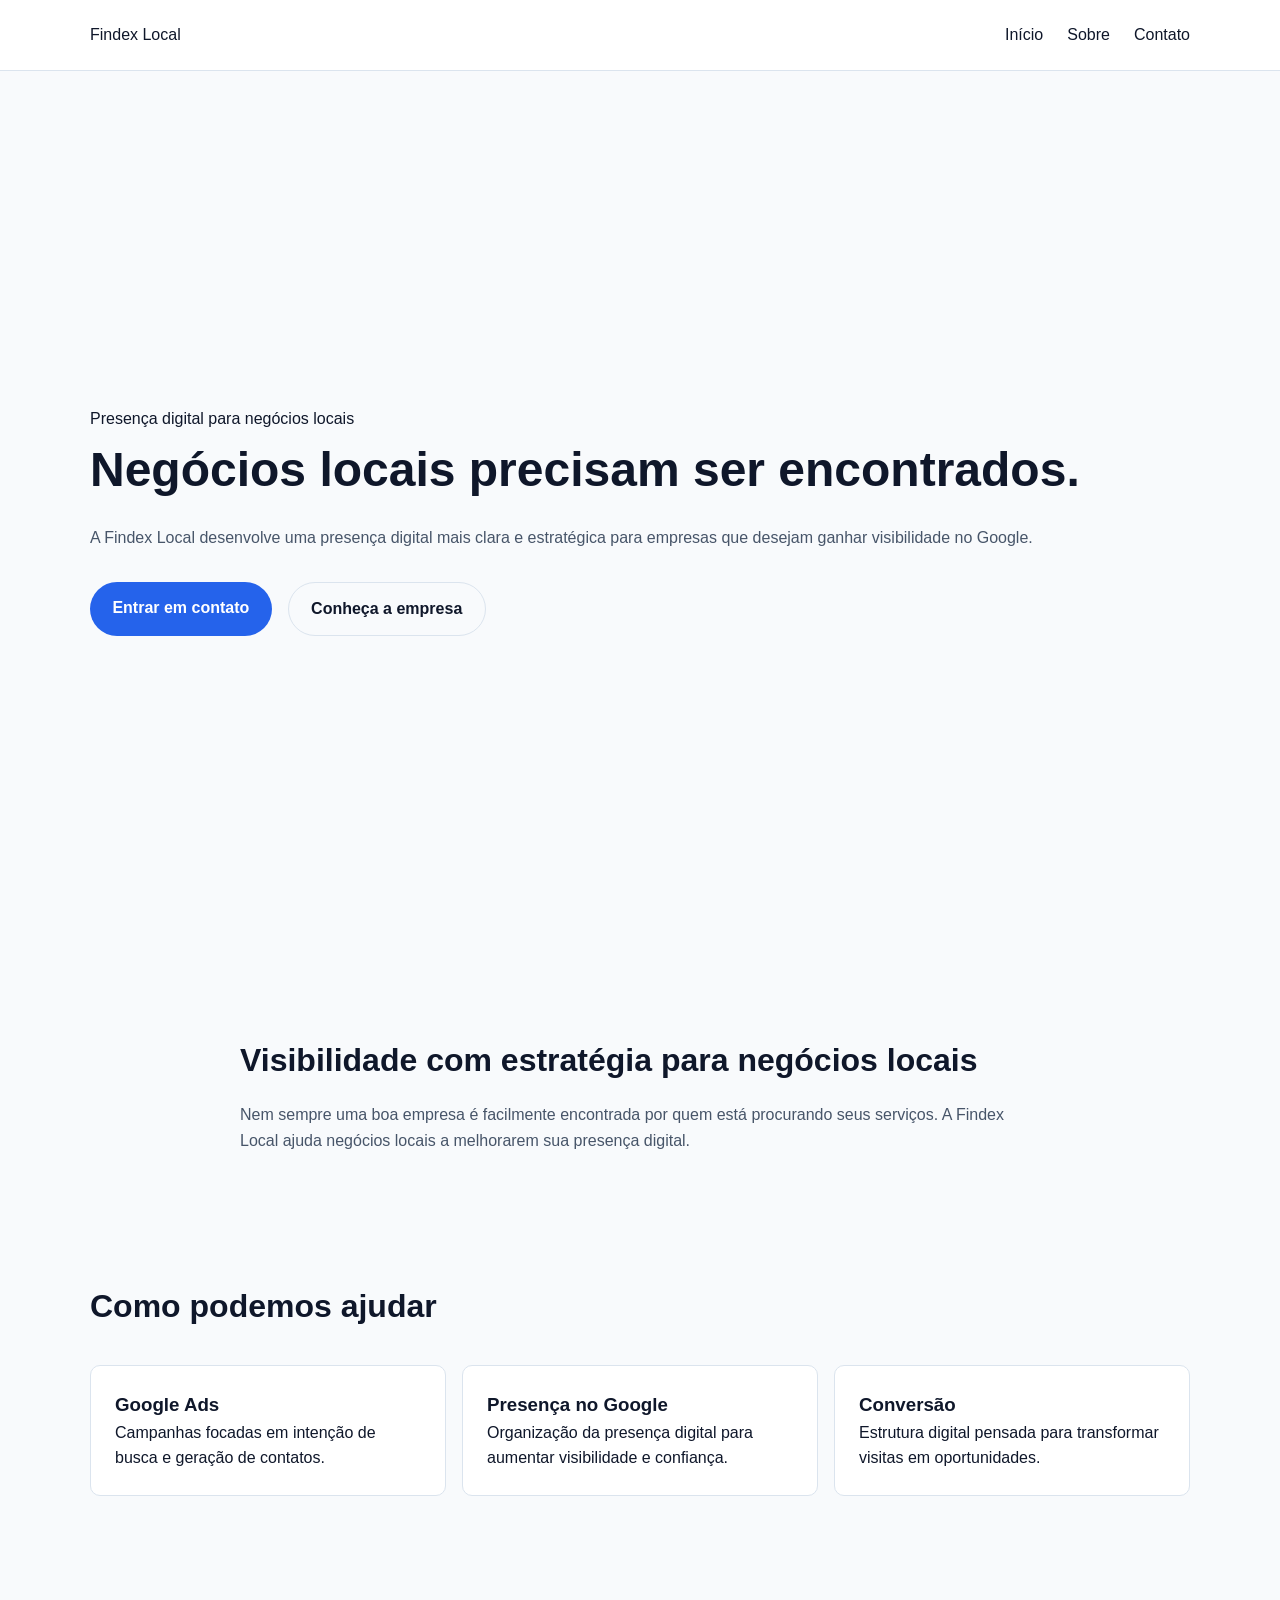
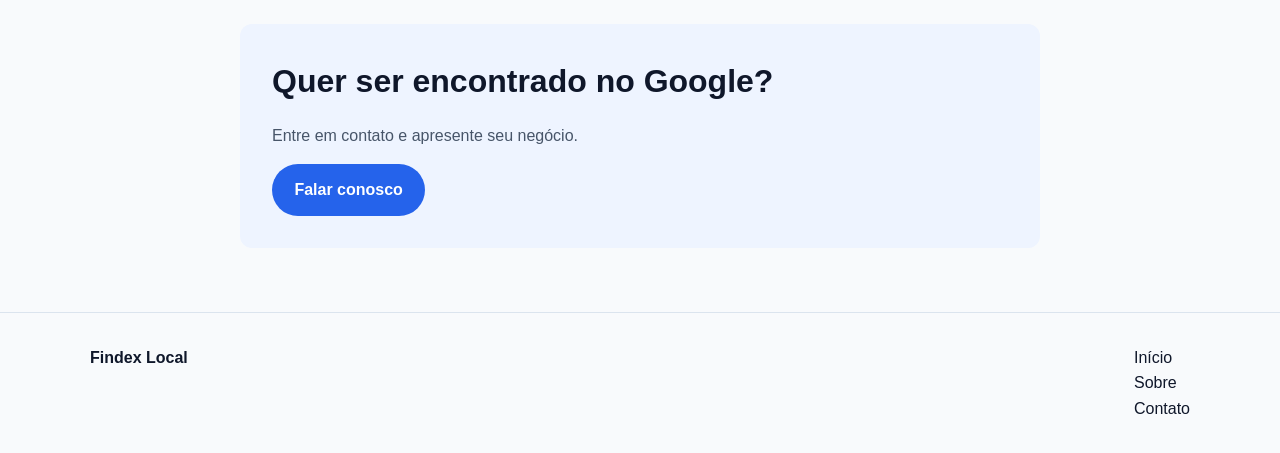
<file: index.html>
<!DOCTYPE html>
<html lang="pt-BR">
<head>
  <meta charset="UTF-8">
  <meta name="viewport" content="width=device-width, initial-scale=1.0">
  <title>Findex Local | Início</title>
  <meta name="description" content="Presença digital estratégica para negócios locais.">
  <link rel="stylesheet" href="style.css">
</head>
<body>

  <header class="cabecalho">
    <div class="container cabecalho-conteudo">
      <a href="index.html" class="logo">Findex Local</a>

      <nav class="menu-principal">
        <ul class="lista-menu">
          <li><a href="index.html">Início</a></li>
          <li><a href="sobre.html">Sobre</a></li>
          <li><a href="contato.html">Contato</a></li>
        </ul>
      </nav>
    </div>
  </header>

  <main>

    <section class="hero">
      <div class="container hero-conteudo">
        <p class="hero-tag">Presença digital para negócios locais</p>
        <h1 class="hero-titulo">Negócios locais precisam ser encontrados.</h1>
        <p class="hero-texto">
          A Findex Local desenvolve uma presença digital mais clara e estratégica
          para empresas que desejam ganhar visibilidade no Google.
        </p>

        <div class="hero-acoes">
          <a href="contato.html" class="botao botao-primario">Entrar em contato</a>
          <a href="sobre.html" class="botao botao-secundario">Conheça a empresa</a>
        </div>
      </div>
    </section>

    <section class="secao introducao">
      <div class="container container-pequeno">
        <h2 class="titulo-secao">Visibilidade com estratégia para negócios locais</h2>
        <p class="texto-secao">
          Nem sempre uma boa empresa é facilmente encontrada por quem está procurando
          seus serviços. A Findex Local ajuda negócios locais a melhorarem sua presença digital.
        </p>
      </div>
    </section>

    <section class="secao servicos">
      <div class="container">
        <h2 class="titulo-secao">Como podemos ajudar</h2>

        <div class="grade-cards">
          <article class="card">
            <h3>Google Ads</h3>
            <p>Campanhas focadas em intenção de busca e geração de contatos.</p>
          </article>

          <article class="card">
            <h3>Presença no Google</h3>
            <p>Organização da presença digital para aumentar visibilidade e confiança.</p>
          </article>

          <article class="card">
            <h3>Conversão</h3>
            <p>Estrutura digital pensada para transformar visitas em oportunidades.</p>
          </article>
        </div>
      </div>
    </section>

    <section class="secao cta">
      <div class="container container-pequeno caixa-cta">
        <h2 class="titulo-secao">Quer ser encontrado no Google?</h2>
        <p class="texto-secao">
          Entre em contato e apresente seu negócio.
        </p>
        <a href="contato.html" class="botao botao-primario">Falar conosco</a>
      </div>
    </section>

  </main>

  <footer class="rodape">
    <div class="container rodape-conteudo">
      <p><strong>Findex Local</strong></p>

      <ul class="menu-rodape">
        <li><a href="index.html">Início</a></li>
        <li><a href="sobre.html">Sobre</a></li>
        <li><a href="contato.html">Contato</a></li>
      </ul>
    </div>
  </footer>

</body>
</html>
</file>
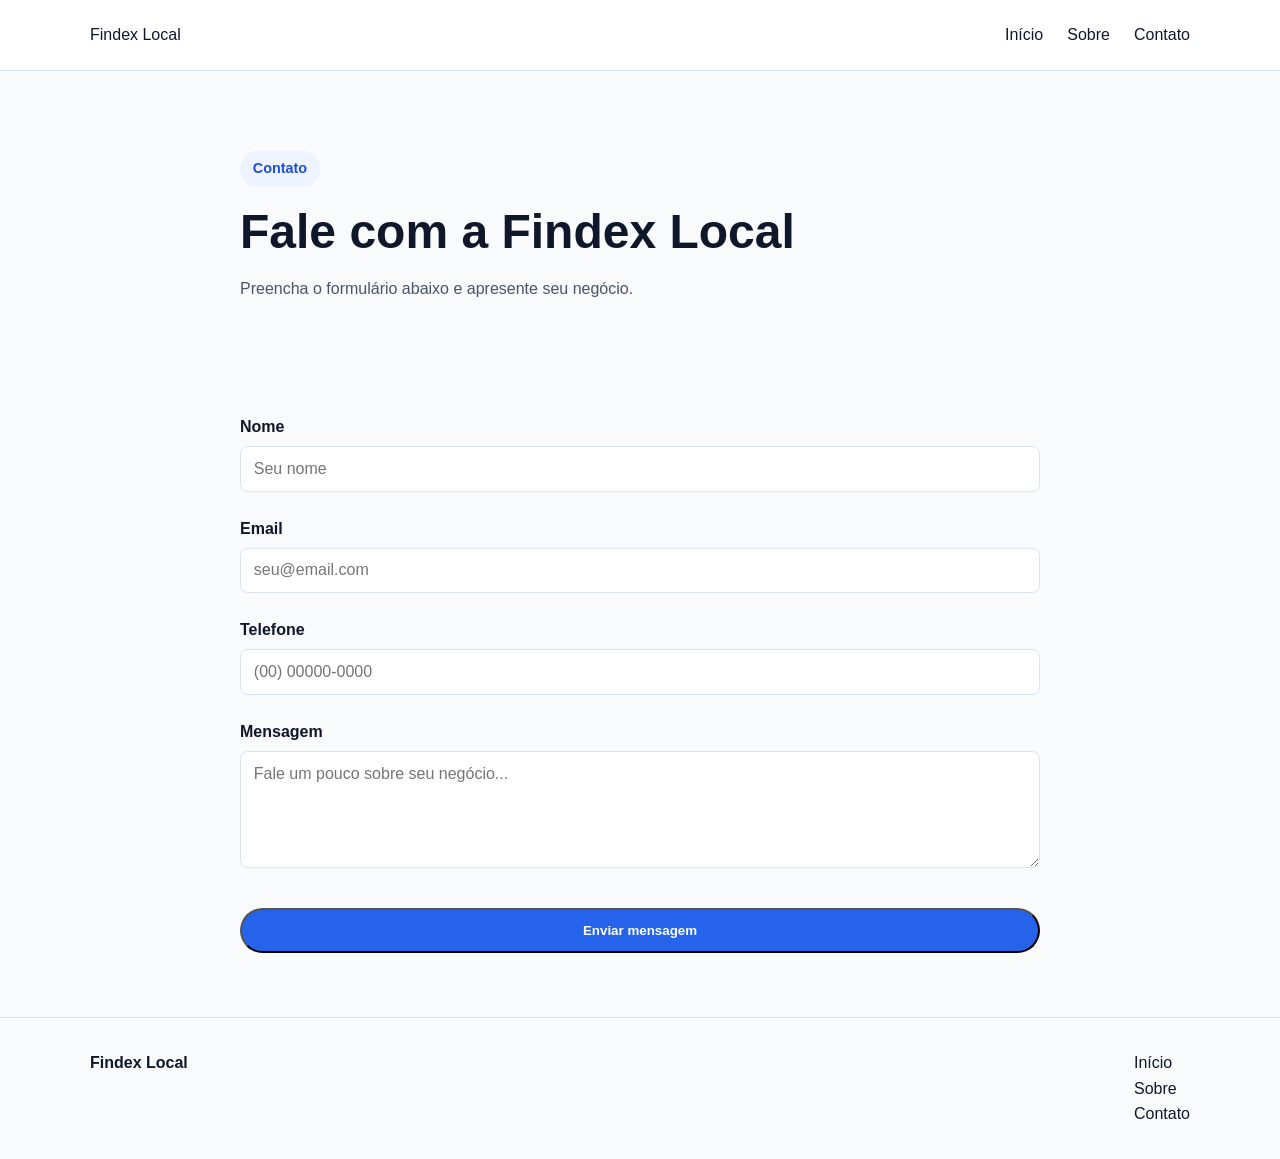
<file: contato.html>
<!DOCTYPE html>
<html lang="pt-BR">
<head>
  <meta charset="UTF-8">
  <meta name="viewport" content="width=device-width, initial-scale=1.0">
  <title>Findex Local | Contato</title>
  <meta name="description" content="Entre em contato com a Findex Local.">
  <link rel="stylesheet" href="style.css">
</head>
<body>

  <header class="cabecalho">
    <div class="container cabecalho-conteudo">
      <a href="index.html" class="logo">Findex Local</a>

      <nav class="menu-principal">
        <ul class="lista-menu">
          <li><a href="index.html">Início</a></li>
          <li><a href="sobre.html">Sobre</a></li>
          <li><a href="contato.html">Contato</a></li>
        </ul>
      </nav>
    </div>
  </header>

  <main>

    <section class="secao topo-pagina">
      <div class="container container-pequeno">
        <p class="topo-pagina-etiqueta">Contato</p>
        <h1 class="topo-pagina-titulo">Fale com a Findex Local</h1>
        <p class="texto-secao">
          Preencha o formulário abaixo e apresente seu negócio.
        </p>
      </div>
    </section>

    <section class="secao">
      <div class="container container-pequeno">

        <form class="formulario-contato">

          <div class="campo">
            <label for="nome">Nome</label>
            <input type="text" id="nome" name="nome" placeholder="Seu nome" required>
          </div>

          <div class="campo">
            <label for="email">Email</label>
            <input type="email" id="email" name="email" placeholder="seu@email.com" required>
          </div>

          <div class="campo">
            <label for="telefone">Telefone</label>
            <input type="tel" id="telefone" name="telefone" placeholder="(00) 00000-0000">
          </div>

          <div class="campo">
            <label for="mensagem">Mensagem</label>
            <textarea id="mensagem" name="mensagem" rows="5" placeholder="Fale um pouco sobre seu negócio..." required></textarea>
          </div>

          <button type="submit" class="botao botao-primario">Enviar mensagem</button>

        </form>

      </div>
    </section>

  </main>

  <footer class="rodape">
    <div class="container rodape-conteudo">
      <p><strong>Findex Local</strong></p>

      <ul class="menu-rodape">
        <li><a href="index.html">Início</a></li>
        <li><a href="sobre.html">Sobre</a></li>
        <li><a href="contato.html">Contato</a></li>
      </ul>
    </div>
  </footer>

</body>
</html>
</file>
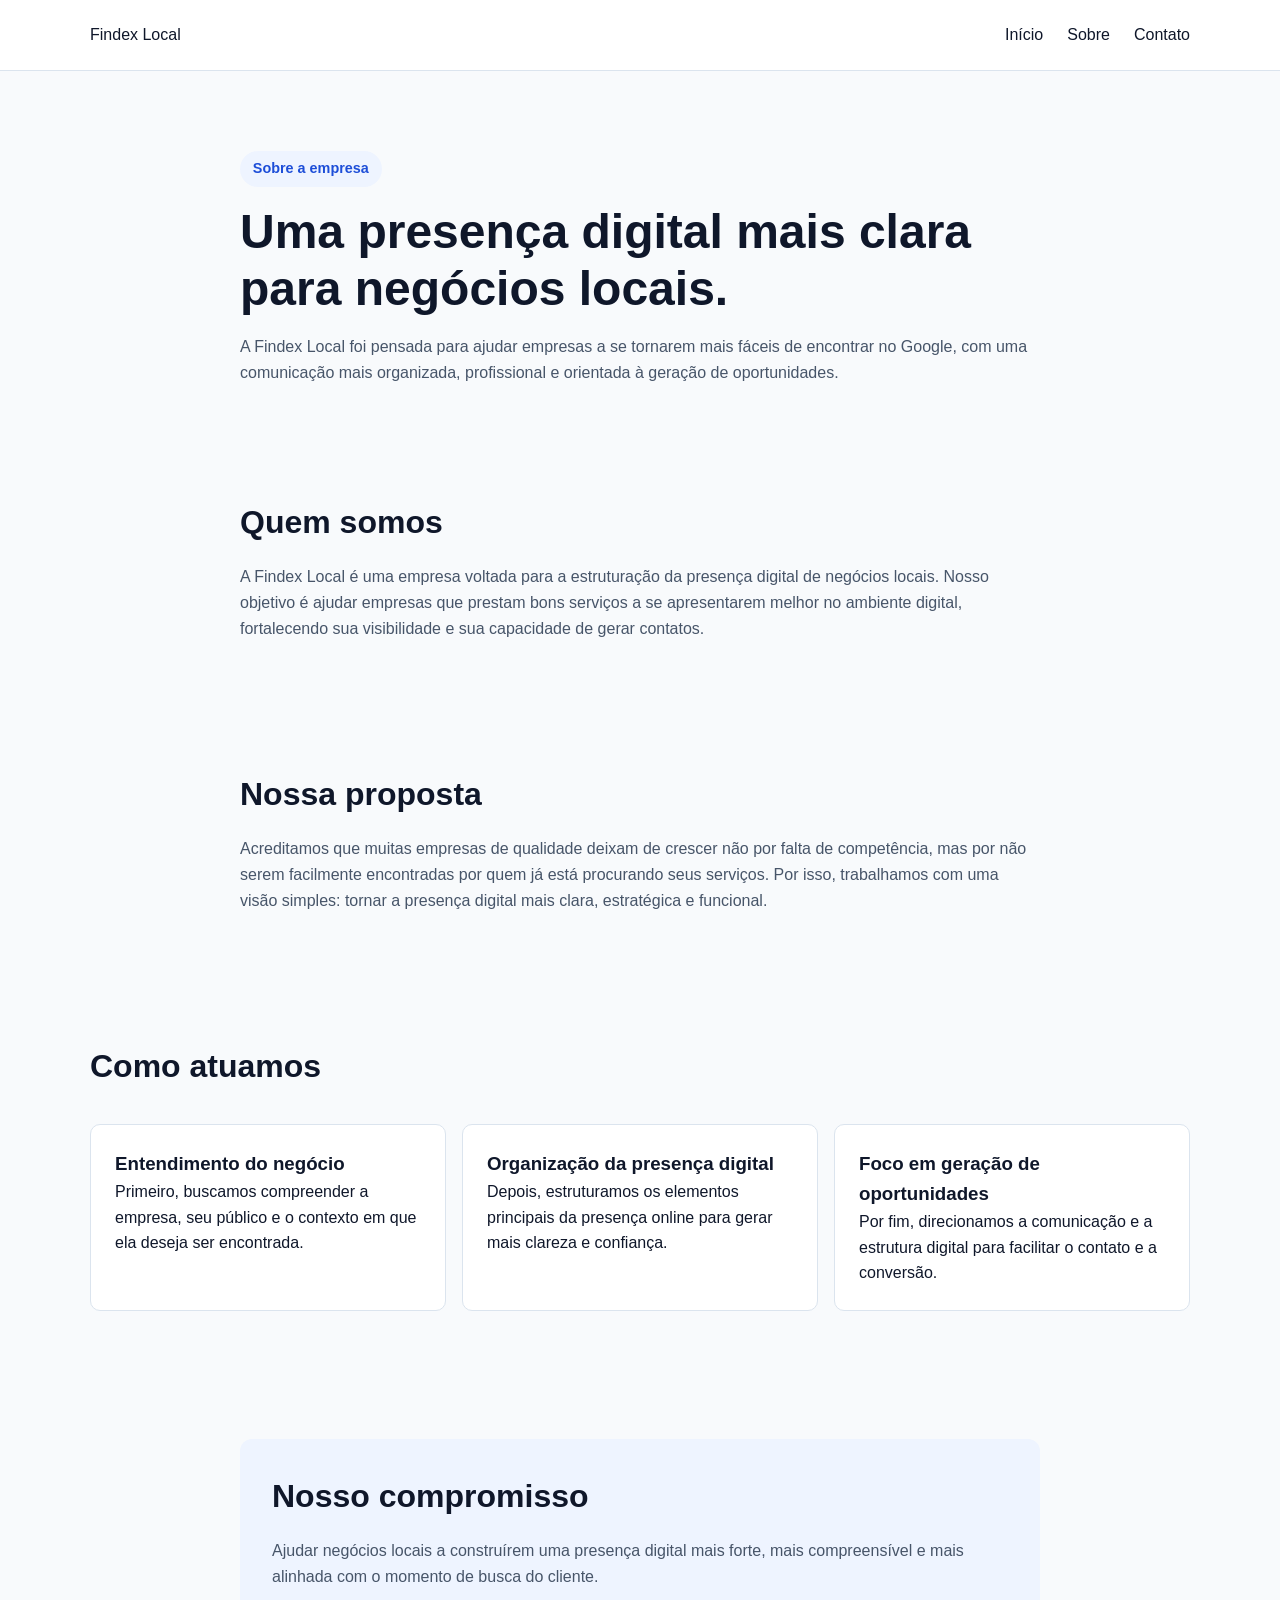
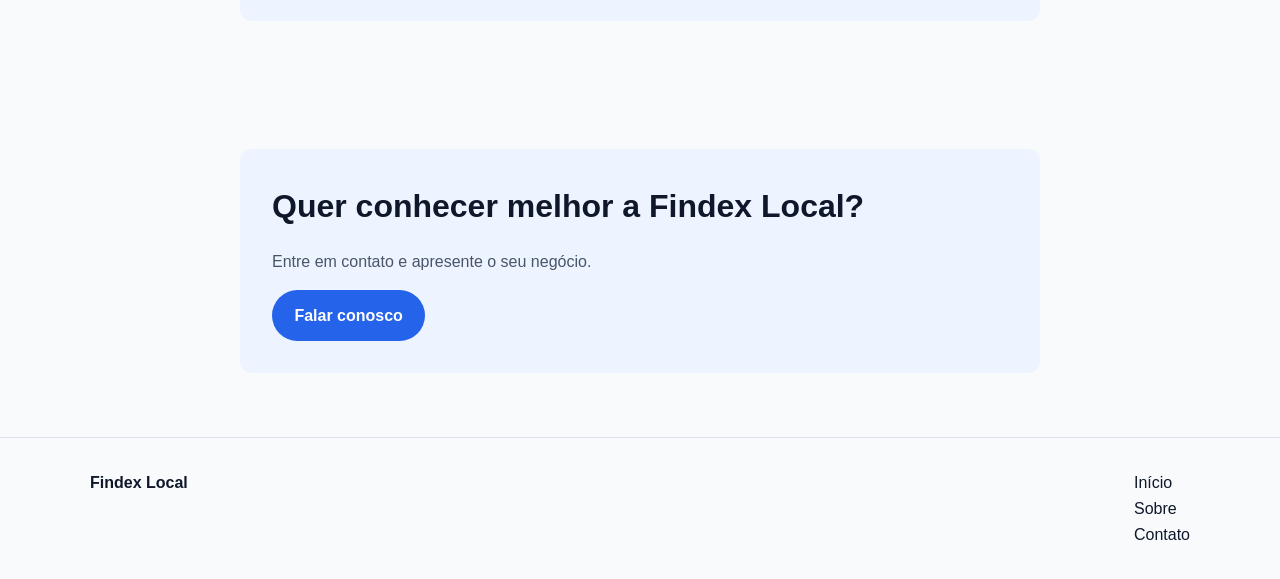
<file: sobre.html>
<!DOCTYPE html>
<html lang="pt-BR">
<head>
  <meta charset="UTF-8">
  <meta name="viewport" content="width=device-width, initial-scale=1.0">
  <title>Findex Local | Sobre</title>
  <meta name="description" content="Conheça a Findex Local e sua proposta de tornar negócios locais mais encontráveis no Google.">
  <link rel="stylesheet" href="style.css">
</head>
<body>

  <header class="cabecalho">
    <div class="container cabecalho-conteudo">
      <a href="index.html" class="logo">Findex Local</a>

      <nav class="menu-principal" aria-label="Navegação principal">
        <ul class="lista-menu">
          <li><a href="index.html">Início</a></li>
          <li><a href="sobre.html">Sobre</a></li>
          <li><a href="contato.html">Contato</a></li>
        </ul>
      </nav>
    </div>
  </header>

  <main>

    <section class="secao topo-pagina">
      <div class="container container-pequeno">
        <p class="topo-pagina-etiqueta">Sobre a empresa</p>
        <h1 class="topo-pagina-titulo">Uma presença digital mais clara para negócios locais.</h1>
        <p class="texto-secao">
          A Findex Local foi pensada para ajudar empresas a se tornarem mais fáceis
          de encontrar no Google, com uma comunicação mais organizada, profissional
          e orientada à geração de oportunidades.
        </p>
      </div>
    </section>

    <section class="secao">
      <div class="container container-pequeno">
        <h2 class="titulo-secao">Quem somos</h2>
        <p class="texto-secao">
          A Findex Local é uma empresa voltada para a estruturação da presença digital
          de negócios locais. Nosso objetivo é ajudar empresas que prestam bons serviços
          a se apresentarem melhor no ambiente digital, fortalecendo sua visibilidade e
          sua capacidade de gerar contatos.
        </p>
      </div>
    </section>

    <section class="secao">
      <div class="container container-pequeno">
        <h2 class="titulo-secao">Nossa proposta</h2>
        <p class="texto-secao">
          Acreditamos que muitas empresas de qualidade deixam de crescer não por falta
          de competência, mas por não serem facilmente encontradas por quem já está
          procurando seus serviços. Por isso, trabalhamos com uma visão simples:
          tornar a presença digital mais clara, estratégica e funcional.
        </p>
      </div>
    </section>

    <section class="secao">
      <div class="container">
        <h2 class="titulo-secao">Como atuamos</h2>

        <div class="grade-cards">
          <article class="card">
            <h3>Entendimento do negócio</h3>
            <p>
              Primeiro, buscamos compreender a empresa, seu público e o contexto
              em que ela deseja ser encontrada.
            </p>
          </article>

          <article class="card">
            <h3>Organização da presença digital</h3>
            <p>
              Depois, estruturamos os elementos principais da presença online para
              gerar mais clareza e confiança.
            </p>
          </article>

          <article class="card">
            <h3>Foco em geração de oportunidades</h3>
            <p>
              Por fim, direcionamos a comunicação e a estrutura digital para facilitar
              o contato e a conversão.
            </p>
          </article>
        </div>
      </div>
    </section>

    <section class="secao">
      <div class="container container-pequeno">
        <div class="caixa-cta">
          <h2 class="titulo-secao">Nosso compromisso</h2>
          <p class="texto-secao">
            Ajudar negócios locais a construírem uma presença digital mais forte,
            mais compreensível e mais alinhada com o momento de busca do cliente.
          </p>
        </div>
      </div>
    </section>

    <section class="secao cta">
      <div class="container container-pequeno caixa-cta">
        <h2 class="titulo-secao">Quer conhecer melhor a Findex Local?</h2>
        <p class="texto-secao">
          Entre em contato e apresente o seu negócio.
        </p>
        <a href="contato.html" class="botao botao-primario">Falar conosco</a>
      </div>
    </section>

  </main>

  <footer class="rodape">
    <div class="container rodape-conteudo">
      <p><strong>Findex Local</strong></p>

      <ul class="menu-rodape">
        <li><a href="index.html">Início</a></li>
        <li><a href="sobre.html">Sobre</a></li>
        <li><a href="contato.html">Contato</a></li>
      </ul>
    </div>
  </footer>

</body>
</html>
</file>
<file: style.css>
* {
  margin: 0;
  padding: 0;
  box-sizing: border-box;
}

:root {
  --cor-fundo: #f8fafc;
  --cor-branco: #ffffff;
  --cor-texto: #0f172a;
  --cor-texto-suave: #475569;
  --cor-primaria: #2563eb;
  --cor-primaria-escura: #1d4ed8;
  --borda: #dbe4ee;
}

body {
  font-family: Arial, sans-serif;
  background: var(--cor-fundo);
  color: var(--cor-texto);
  line-height: 1.6;
}

a {
  text-decoration: none;
  color: inherit;
}

ul {
  list-style: none;
}

.container {
  width: min(100% - 2rem, 1100px);
  margin: 0 auto;
}

.container-pequeno {
  max-width: 800px;
}

.secao {
  padding: 4rem 0;
}

.titulo-secao {
  font-size: 2rem;
  margin-bottom: 1rem;
}

.texto-secao {
  color: var(--cor-texto-suave);
}

.cabecalho {
  border-bottom: 1px solid var(--borda);
  background: var(--cor-branco);
}

.cabecalho-conteudo {
  display: flex;
  justify-content: space-between;
  align-items: center;
  height: 70px;
}

.lista-menu {
  display: flex;
  gap: 1.5rem;
}

.hero {
  min-height: 100vh;
  display: flex;
  align-items: center;
}

.hero-titulo {
  font-size: 3rem;
  margin-bottom: 1rem;
}

.hero-texto {
  margin-bottom: 2rem;
  color: var(--cor-texto-suave);
}

.hero-acoes {
  display: flex;
  gap: 1rem;
}

.botao {
  display: inline-block;
  padding: 0.8rem 1.4rem;
  border-radius: 999px;
  font-weight: bold;
}

.botao-primario {
  background: var(--cor-primaria);
  color: white;
}

.botao-secundario {
  border: 1px solid var(--borda);
}

.grade-cards {
  display: grid;
  grid-template-columns: repeat(3, 1fr);
  gap: 1rem;
  margin-top: 2rem;
}

.card {
  background: var(--cor-branco);
  padding: 1.5rem;
  border-radius: 10px;
  border: 1px solid var(--borda);
}

.caixa-cta {
  background: #eef4ff;
  padding: 2rem;
  border-radius: 12px;
}

.caixa-cta .botao {
  margin-top: 1rem;
}

.rodape {
  border-top: 1px solid var(--borda);
  padding: 2rem 0;
}

.rodape-conteudo {
  display: flex;
  justify-content: space-between;
}

.topo-pagina {
  padding: 5rem 0 3rem;
}

.topo-pagina-etiqueta {
  display: inline-block;
  margin-bottom: 1rem;
  padding: 0.4rem 0.8rem;
  background: #eef4ff;
  color: var(--cor-primaria-escura);
  border-radius: 999px;
  font-weight: bold;
  font-size: 0.9rem;
}

.topo-pagina-titulo {
  font-size: 3rem;
  line-height: 1.2;
  margin-bottom: 1rem;
}

.formulario-contato {
  display: flex;
  flex-direction: column;
  gap: 1.5rem;
}

.campo {
  display: flex;
  flex-direction: column;
}

.campo label {
  margin-bottom: 0.4rem;
  font-weight: bold;
}

.campo input,
.campo textarea {
  padding: 0.8rem;
  border-radius: 8px;
  border: 1px solid var(--borda);
  font-size: 1rem;
  font-family: inherit;
}

.campo input:focus,
.campo textarea:focus {
  outline: none;
  border-color: var(--cor-primaria);
}

.formulario-contato .botao {
  margin-top: 1rem;
  cursor: pointer;
}

@media (max-width: 768px) {
  .grade-cards {
    grid-template-columns: 1fr;
  }

  .cabecalho-conteudo {
    flex-direction: column;
    height: auto;
    padding: 1rem 0;
  }
}
</file>
